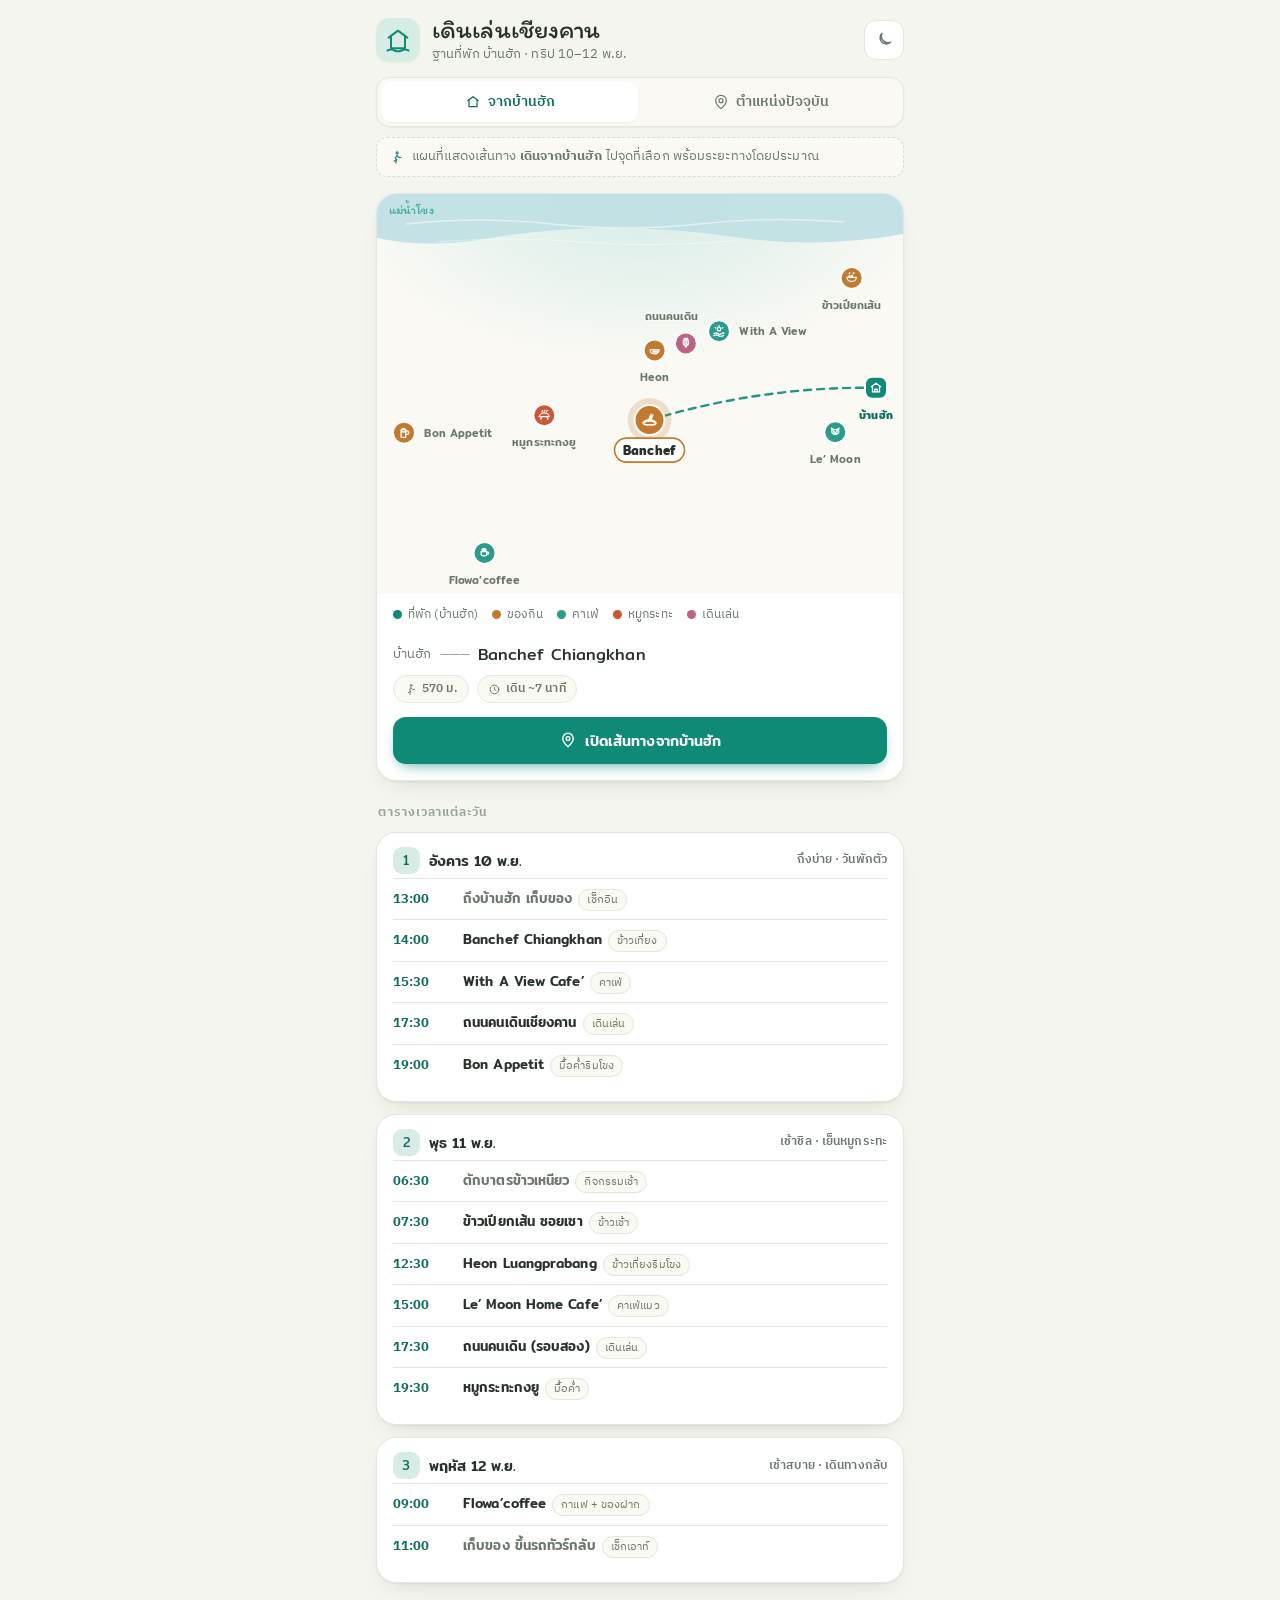
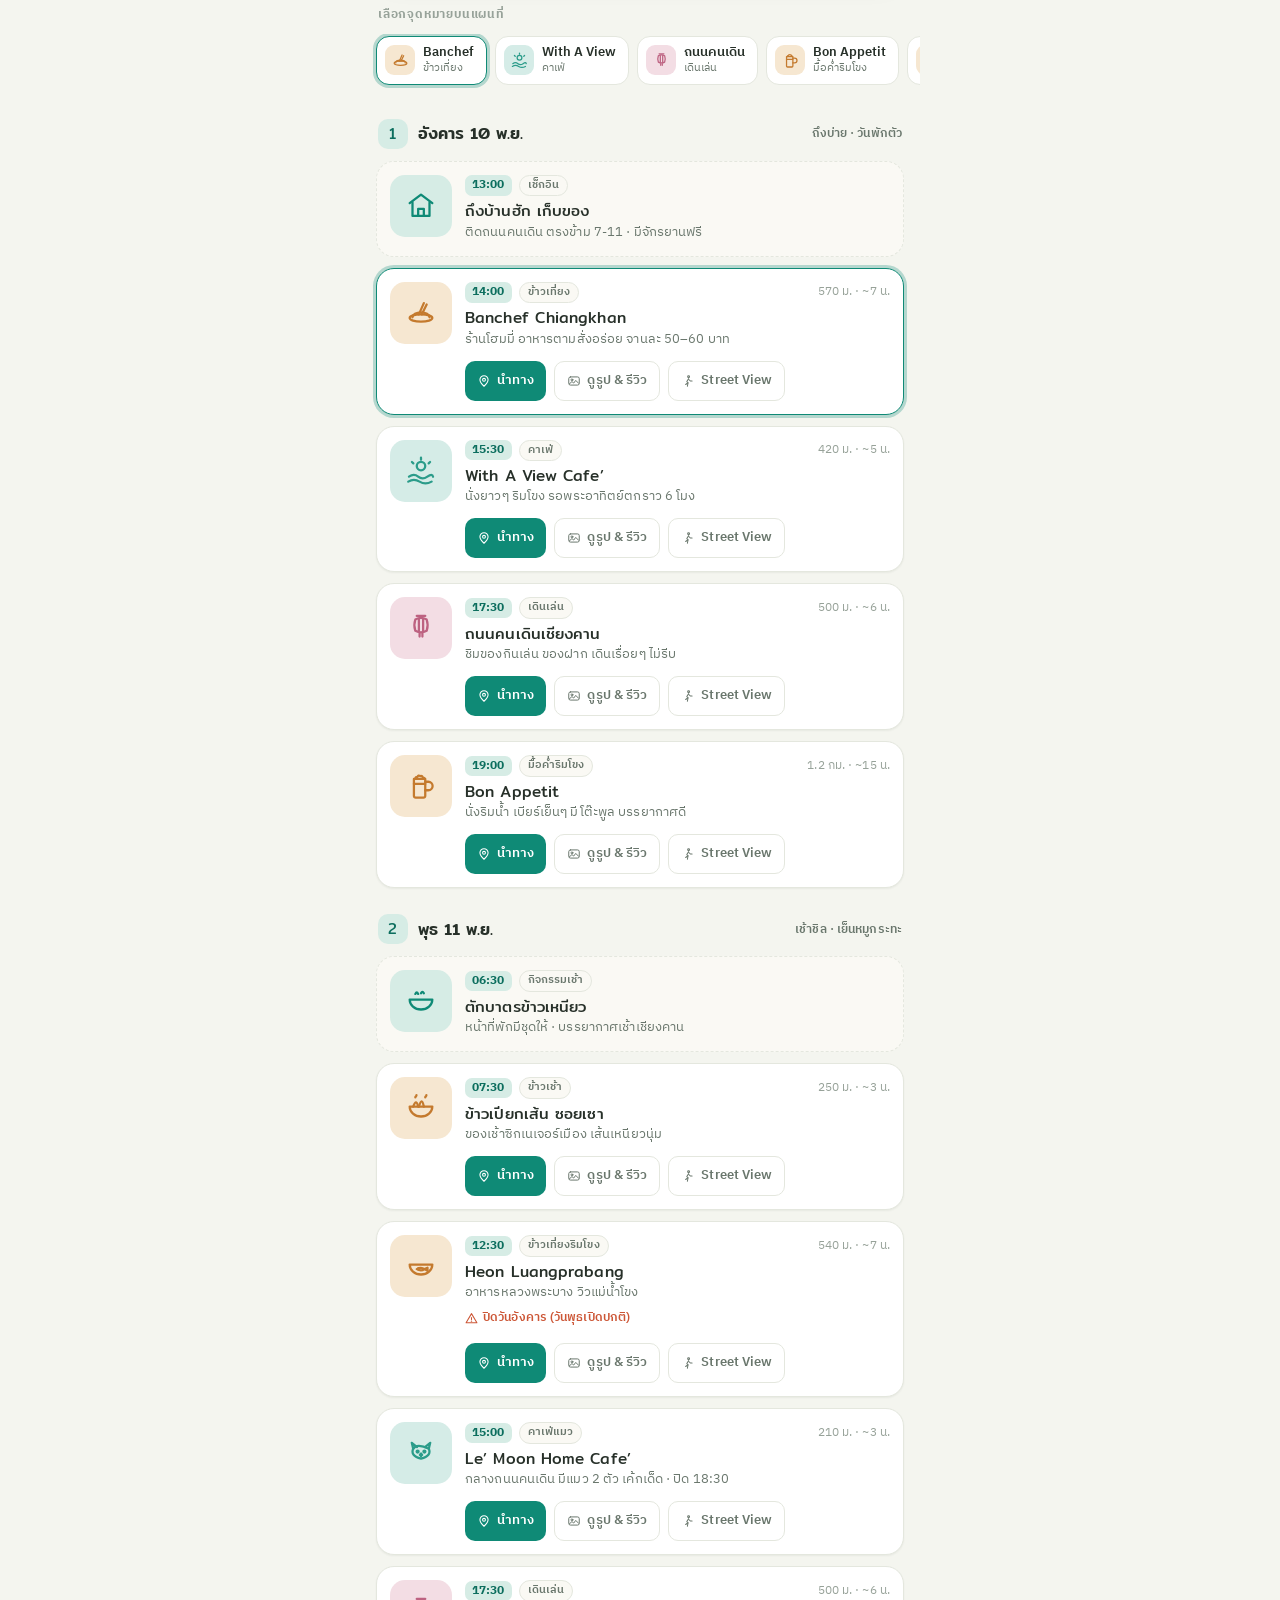
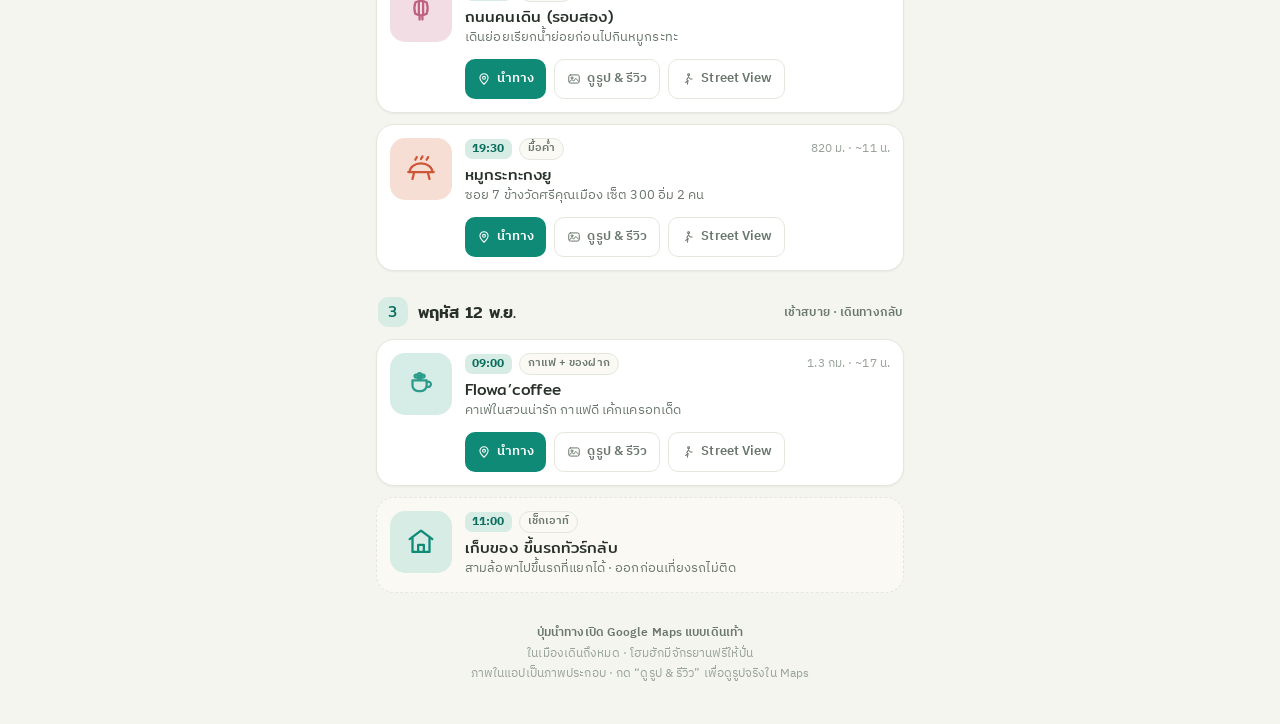
<file: index.html>
<!doctype html>
<html lang="th">
<head>
<meta charset="utf-8">
<meta name="viewport" content="width=device-width,initial-scale=1,viewport-fit=cover">
<title>เดินเล่นเชียงคาน</title>
<link rel="stylesheet" href="https://fonts.googleapis.com/css2?family=Mitr:wght@400;500;600&family=IBM+Plex+Sans+Thai:wght@400;500;600;700&family=Itim&display=swap">
<link rel="stylesheet" href="css/style.css">
</head>
<body>
<div class="wrap">
  <header>
    <div class="brandrow">
      <div class="logo" aria-hidden="true">
        <svg viewBox="0 0 24 24" fill="none" stroke="var(--primary)" stroke-width="1.7" stroke-linecap="round" stroke-linejoin="round">
          <path d="M4 10 L12 4 L20 10"/><path d="M6 9 V19 H18 V9"/>
          <path d="M3 21 Q6 19.5 9 21 T15 21 T21 21"/>
        </svg>
      </div>
      <div class="brand">
        <div class="app">เดินเล่นเชียงคาน</div>
        <div class="sub">ฐานที่พัก บ้านฮัก · ทริป 10–12 พ.ย.</div>
      </div>
      <button class="theme-btn" id="themeBtn" aria-label="สลับธีมสว่าง/มืด"></button>
    </div>
  </header>

  <!-- Only the origin toggle stays pinned while scrolling, so it takes little room on a phone -->
  <div class="modebar">
    <div class="seg" role="group" aria-label="เลือกจุดเริ่มเดินทาง">
      <button id="mHome" aria-pressed="true">
        <svg viewBox="0 0 24 24" fill="none" stroke="currentColor" stroke-width="1.8" stroke-linecap="round" stroke-linejoin="round"><path d="M4 10 L12 4 L20 10"/><path d="M6 9 V19 H18 V9"/></svg>
        จากบ้านฮัก</button>
      <button id="mMe" aria-pressed="false">
        <svg viewBox="0 0 24 24" fill="none" stroke="currentColor" stroke-width="1.8" stroke-linecap="round" stroke-linejoin="round"><circle cx="12" cy="10" r="3"/><path d="M12 2a8 8 0 0 0-8 8c0 5 8 12 8 12s8-7 8-12a8 8 0 0 0-8-8Z"/></svg>
        ตำแหน่งปัจจุบัน</button>
    </div>
  </div>
  <div class="hint" id="modeHint"></div>

  <div class="card mapcard">
    <div class="seg viewtabs" id="viewTabs" role="group" aria-label="เลือกมุมมองแผนที่" hidden>
      <button data-view="sketch" aria-pressed="true">แผนที่ย่อ</button>
      <button data-view="map" aria-pressed="false">แผนที่จริง</button>
      <button data-view="street" aria-pressed="false">Street View</button>
    </div>
    <svg class="mapsvg" id="map" viewBox="0 0 360 250" role="img" aria-label="แผนที่ย่อถนนคนเดินเชียงคาน"></svg>
    <div class="mapframe" id="gframe" hidden></div>
    <div class="legend" id="legend">
      <span class="lg"><i style="background:var(--primary)"></i>ที่พัก (บ้านฮัก)</span>
      <span class="lg"><i style="background:var(--c-food)"></i>ของกิน</span>
      <span class="lg"><i style="background:var(--c-cafe)"></i>คาเฟ่</span>
      <span class="lg"><i style="background:var(--c-mookata)"></i>หมูกระทะ</span>
      <span class="lg"><i style="background:var(--c-walk)"></i>เดินเล่น</span>
    </div>
    <div class="readout">
      <div class="ro-top">
        <span class="ro-from" id="roFrom">บ้านฮัก</span>
        <span class="ro-arrow">———</span>
        <span class="dest" id="roDest">Banchef</span>
      </div>
      <div class="ro-meta" id="roMeta"></div>
      <a class="btn" id="roBtn" target="_blank" rel="noopener"></a>
    </div>
  </div>

  <div class="seclabel">ตารางเวลาแต่ละวัน</div>
  <div class="sched" id="schedule"></div>

  <div class="seclabel">เลือกจุดหมายบนแผนที่</div>
  <div class="destscroll" id="destScroll"></div>

  <div id="days"></div>

  <footer>
    <b>ปุ่มนำทางเปิด Google Maps แบบเดินเท้า</b><br>
    ในเมืองเดินถึงหมด · โฮมฮักมีจักรยานฟรีให้ปั่น<br>
    ภาพในแอปเป็นภาพประกอบ · กด “ดูรูป &amp; รีวิว” เพื่อดูรูปจริงใน Maps
  </footer>
</div>

<script src="js/config.js"></script>
<script src="js/data.js"></script>
<script src="js/icons.js"></script>
<script src="js/app.js"></script>
</body>
</html>
</file>
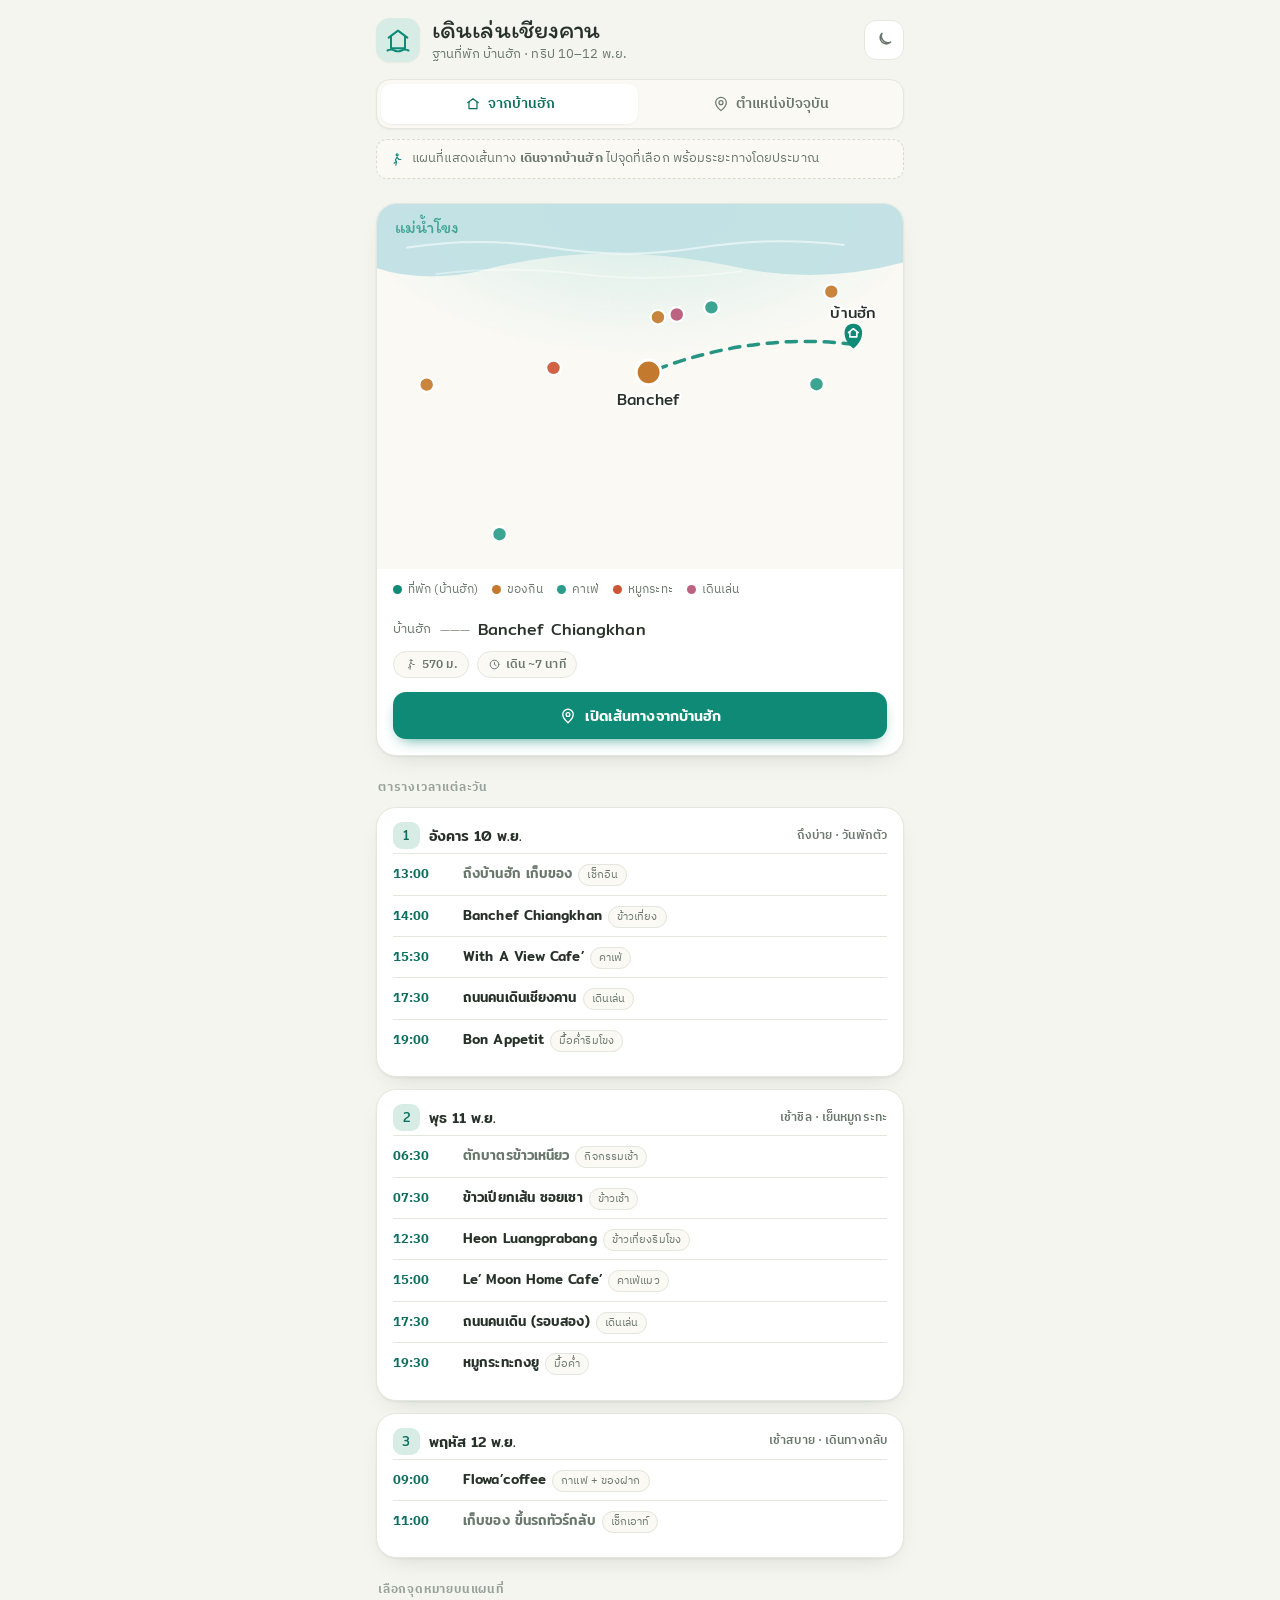
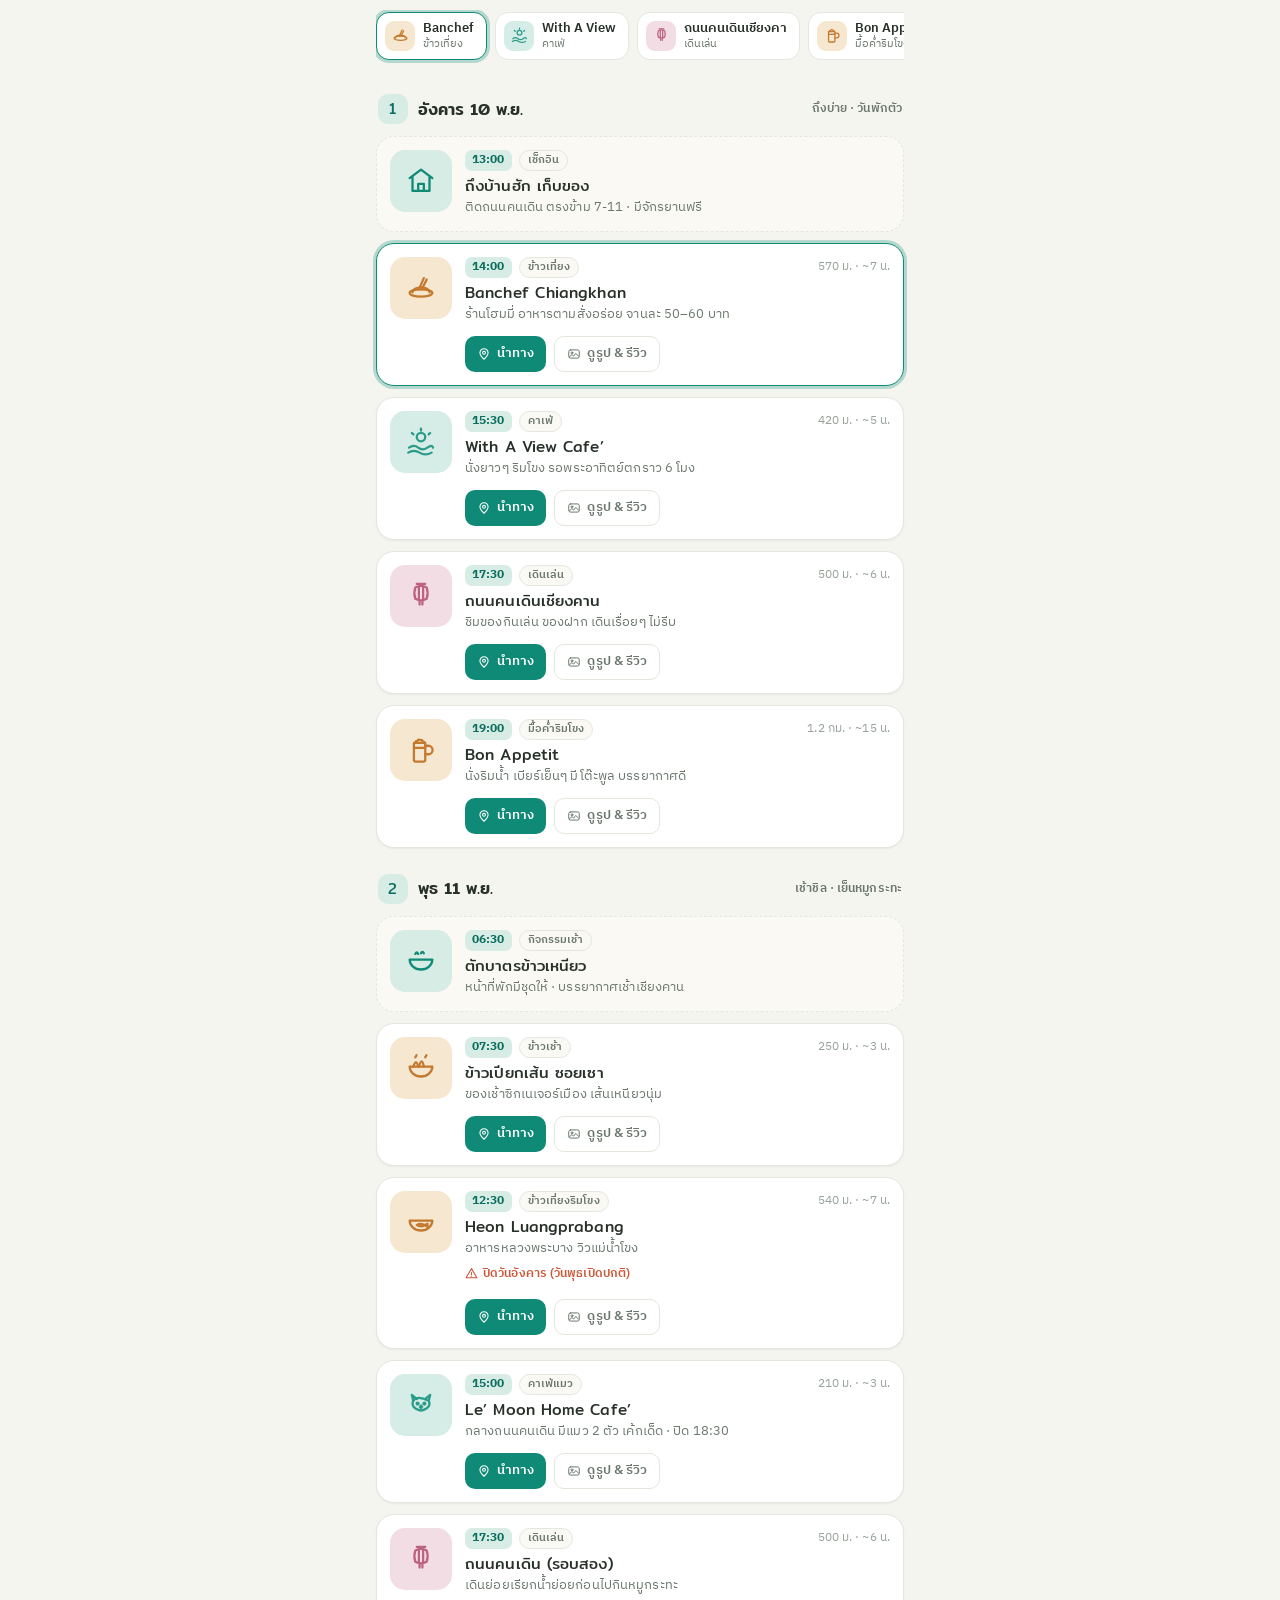
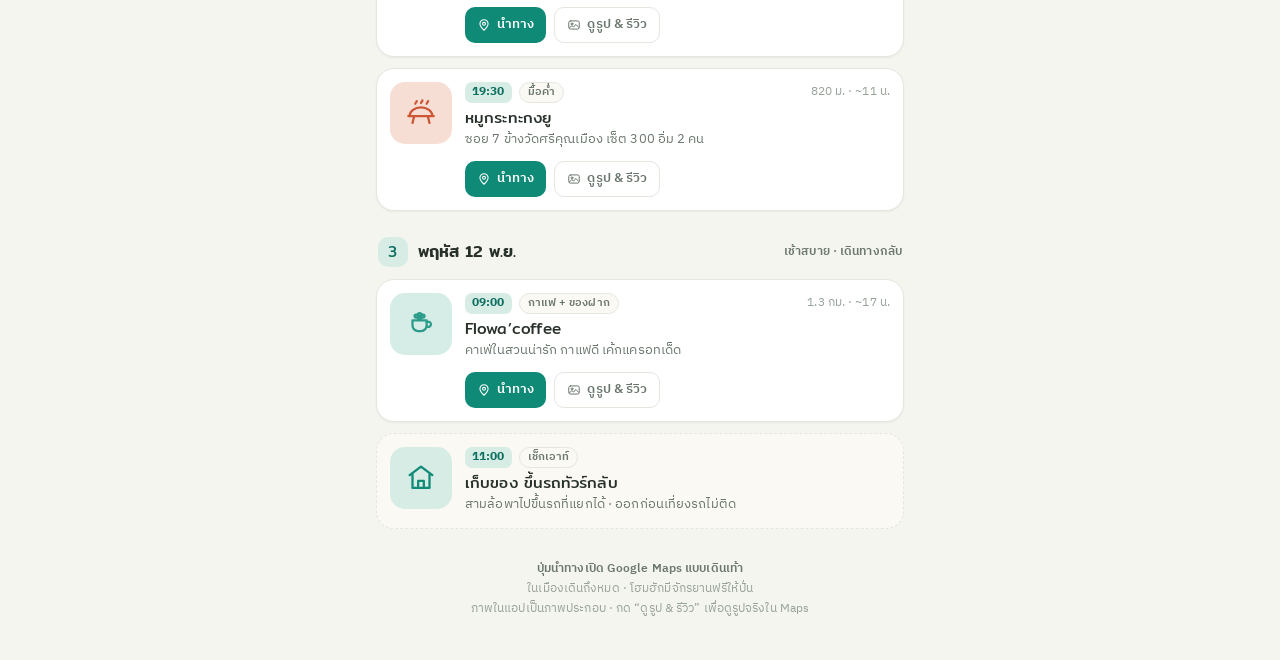
<file: archive/walking.original.html>
<!doctype html><html><head><meta charset=utf8><meta name=viewport content="width=device-width,initial-scale=1,viewport-fit=cover"><style>:root{color-scheme:light;box-sizing:border-box;padding-top:env(safe-area-inset-top,0px);padding-bottom:env(safe-area-inset-bottom,0px)}html{scroll-padding-top:env(safe-area-inset-top,0px)}body{margin:0;padding:0;font:14px -apple-system,BlinkMacSystemFont,sans-serif;background:#fff;color:#000}img{max-width:100%}[hidden]:not([hidden=until-found i]){display:none!important}</style></head><body>
<meta name="claude:viewport-fit-sides" content="cover">
<title>เดินเล่นเชียงคาน</title>
<link rel="stylesheet" href="https://fonts.googleapis.com/css2?family=Mitr:wght@400;500;600&family=IBM+Plex+Sans+Thai:wght@400;500;600;700&family=Itim&display=swap">
<style>
/* Layout: single-column app — sticky header, origin toggle, schematic river-map, destination chips, day-grouped stop cards */
:root{
  --bg:#f4f5ef; --surface:#ffffff; --surface-2:#faf9f4;
  --fg:#273029; --muted:#6a776d; --faint:#97a299;
  --border:#e4e7de; --border-strong:#d7dccf;
  --primary:#0f8a76; --primary-ink:#0c6e5e; --primary-soft:#d6ece5;
  --c-food:#c47a2e; --c-food-soft:#f6e7d1;
  --c-cafe:#2b9c8a; --c-cafe-soft:#d5ece7;
  --c-mookata:#cc5636; --c-mookata-soft:#f7ded4;
  --c-walk:#bd6281; --c-walk-soft:#f3dde4;
  --shadow:0 1px 2px rgba(39,48,41,.05),0 10px 26px -14px rgba(39,48,41,.22);
  --shadow-sm:0 1px 2px rgba(39,48,41,.06);
  --ring:0 0 0 3px rgba(15,138,118,.28);
  --river:#bfe0e4;
  color-scheme:light;
}
@media (prefers-color-scheme:dark){:root:not([data-theme="light"]){
  --bg:#121813; --surface:#1b231d; --surface-2:#202a22;
  --fg:#eaefe7; --muted:#9dab9f; --faint:#7f8d81;
  --border:#2b352d; --border-strong:#36423a;
  --primary:#53c6ab; --primary-ink:#7ad6bf; --primary-soft:#1c342e;
  --c-food:#e0a35a; --c-food-soft:#36291a;
  --c-cafe:#4ec1ac; --c-cafe-soft:#163029;
  --c-mookata:#e67a58; --c-mookata-soft:#38211a;
  --c-walk:#dc8aa5; --c-walk-soft:#331f28;
  --shadow:0 1px 2px rgba(0,0,0,.3),0 14px 30px -16px rgba(0,0,0,.6);
  --shadow-sm:0 1px 2px rgba(0,0,0,.3);
  --ring:0 0 0 3px rgba(83,198,171,.3);
  --river:#1f3b3d;
  color-scheme:dark;
}}
:root[data-theme="dark"]{
  --bg:#121813; --surface:#1b231d; --surface-2:#202a22;
  --fg:#eaefe7; --muted:#9dab9f; --faint:#7f8d81;
  --border:#2b352d; --border-strong:#36423a;
  --primary:#53c6ab; --primary-ink:#7ad6bf; --primary-soft:#1c342e;
  --c-food:#e0a35a; --c-food-soft:#36291a;
  --c-cafe:#4ec1ac; --c-cafe-soft:#163029;
  --c-mookata:#e67a58; --c-mookata-soft:#38211a;
  --c-walk:#dc8aa5; --c-walk-soft:#331f28;
  --shadow:0 1px 2px rgba(0,0,0,.3),0 14px 30px -16px rgba(0,0,0,.6);
  --shadow-sm:0 1px 2px rgba(0,0,0,.3);
  --ring:0 0 0 3px rgba(83,198,171,.3);
  --river:#1f3b3d;
  color-scheme:dark;
}
*{box-sizing:border-box}
body{background:var(--bg);color:var(--fg);
  font-family:"IBM Plex Sans Thai","Noto Sans Thai",system-ui,sans-serif;
  line-height:1.6;-webkit-font-smoothing:antialiased;letter-spacing:.1px}
.wrap{max-width:560px;margin:0 auto;
  padding-left:max(16px,env(safe-area-inset-left,0px));
  padding-right:max(16px,env(safe-area-inset-right,0px));
  padding-block:0 40px}
h1,h2,h3{font-family:"Mitr","IBM Plex Sans Thai",sans-serif;font-weight:500;margin:0;text-wrap:balance;letter-spacing:0}

/* header */
header{position:sticky;top:env(safe-area-inset-top,0px);z-index:20;
  background:linear-gradient(var(--bg) 72%,transparent);
  padding-block:16px 8px;margin-bottom:4px}
body::before{content:"";position:fixed;inset:0 0 auto;height:env(safe-area-inset-top,0px);background:var(--bg);z-index:30}
.brandrow{display:flex;align-items:center;gap:12px}
.logo{width:44px;height:44px;flex:none;border-radius:14px;background:var(--primary-soft);
  display:grid;place-items:center;box-shadow:var(--shadow-sm)}
.logo svg{width:28px;height:28px}
.brand .app{font-family:"Itim",cursive;font-size:25px;line-height:1.1;color:var(--fg)}
.brand .sub{font-size:12.5px;color:var(--muted);margin-top:1px}
.theme-btn{margin-left:auto;width:40px;height:40px;flex:none;border-radius:12px;
  border:1px solid var(--border);background:var(--surface);color:var(--muted);
  display:grid;place-items:center;cursor:pointer;transition:.18s}
.theme-btn:hover{color:var(--fg);border-color:var(--border-strong)}
.theme-btn svg{width:20px;height:20px}

/* segmented origin toggle */
.seg{display:flex;gap:4px;padding:4px;margin-top:14px;border-radius:14px;
  background:var(--surface-2);border:1px solid var(--border);box-shadow:var(--shadow-sm)}
.seg button{flex:1;border:0;background:transparent;cursor:pointer;
  font-family:inherit;font-size:13.5px;font-weight:600;color:var(--muted);
  padding:9px 8px;border-radius:10px;display:flex;align-items:center;justify-content:center;gap:7px;
  transition:.2s}
.seg button svg{width:16px;height:16px}
.seg button[aria-pressed="true"]{background:var(--surface);color:var(--primary-ink);box-shadow:var(--shadow-sm)}
.seg button:focus-visible{outline:none;box-shadow:var(--ring)}

.hint{display:flex;gap:8px;align-items:flex-start;font-size:12.5px;color:var(--muted);
  margin-top:10px;padding:9px 12px;border-radius:11px;background:var(--surface-2);border:1px dashed var(--border-strong)}
.hint svg{width:15px;height:15px;flex:none;margin-top:3px;color:var(--primary)}

/* map card */
.card{background:var(--surface);border:1px solid var(--border);border-radius:20px;box-shadow:var(--shadow)}
.mapcard{margin-top:16px;overflow:hidden}
.mapsvg{display:block;width:100%;height:auto;background:
  radial-gradient(120% 90% at 50% 0%,var(--c-cafe-soft) 0%,transparent 46%),var(--surface-2)}
.legend{display:flex;flex-wrap:wrap;gap:7px 14px;padding:12px 16px 4px}
.lg{display:flex;align-items:center;gap:6px;font-size:11.5px;color:var(--muted)}
.lg i{width:9px;height:9px;border-radius:50%;display:inline-block}

.readout{padding:14px 16px 16px}
.ro-top{display:flex;align-items:center;gap:8px;flex-wrap:wrap}
.ro-top .dest{font-family:"Mitr",sans-serif;font-size:16px;color:var(--fg)}
.ro-arrow{color:var(--faint);font-size:13px}
.ro-from{font-size:12.5px;color:var(--muted)}
.ro-meta{display:flex;gap:8px;margin-top:8px;flex-wrap:wrap}
.chip{font-size:12px;font-weight:600;color:var(--muted);background:var(--surface-2);
  border:1px solid var(--border);border-radius:999px;padding:3px 10px;display:inline-flex;align-items:center;gap:5px}
.chip svg{width:13px;height:13px}
.btn{display:flex;align-items:center;justify-content:center;gap:8px;width:100%;margin-top:14px;
  border:0;cursor:pointer;font-family:"Mitr",sans-serif;font-size:14.5px;font-weight:500;
  color:#fff;background:var(--primary);padding:12px;border-radius:13px;text-decoration:none;
  box-shadow:0 6px 16px -8px var(--primary);transition:.18s}
.btn:hover{background:var(--primary-ink);transform:translateY(-1px)}
.btn:active{transform:translateY(0)}
.btn:focus-visible{outline:none;box-shadow:var(--ring)}
.btn svg{width:18px;height:18px}

/* destination chips */
.seclabel{font-size:12px;font-weight:700;letter-spacing:.8px;text-transform:uppercase;
  color:var(--faint);margin:22px 2px 10px}
.destscroll{display:flex;gap:8px;overflow-x:auto;padding:2px 2px 8px;scroll-snap-type:x proximity;-webkit-overflow-scrolling:touch}
.destscroll::-webkit-scrollbar{height:0}
.dchip{flex:none;scroll-snap-align:start;cursor:pointer;background:var(--surface);
  border:1px solid var(--border);border-radius:13px;padding:8px 12px 8px 8px;
  display:flex;align-items:center;gap:8px;transition:.18s;font-family:inherit}
.dchip:hover{border-color:var(--border-strong)}
.dchip[aria-pressed="true"]{border-color:var(--primary);box-shadow:var(--ring)}
.dchip .mini{width:30px;height:30px;border-radius:9px;display:grid;place-items:center;flex:none}
.dchip .mini svg{width:19px;height:19px}
.dchip .dt{text-align:left;line-height:1.15}
.dchip .dt b{font-size:13px;font-weight:600;color:var(--fg);display:block}
.dchip .dt span{font-size:11px;color:var(--muted)}

/* day groups */
.day{margin-top:26px}
.dayhead{display:flex;align-items:center;gap:10px;margin:0 2px 12px}
.daynum{width:30px;height:30px;flex:none;border-radius:10px;background:var(--primary-soft);
  color:var(--primary-ink);font-family:"Mitr",sans-serif;font-size:15px;display:grid;place-items:center}
.dayhead h2{font-size:16.5px}
.dayhead .dsub{font-size:12px;color:var(--muted);margin-left:auto;font-weight:600}

.stop{display:flex;gap:13px;padding:13px;border-radius:18px;margin-bottom:11px;
  background:var(--surface);border:1px solid var(--border);box-shadow:var(--shadow-sm);
  cursor:pointer;transition:.18s;position:relative}
.stop:hover{border-color:var(--border-strong);transform:translateY(-1px);box-shadow:var(--shadow)}
.stop.sel{border-color:var(--primary);box-shadow:var(--ring)}
.stop.info{cursor:default;background:var(--surface-2);box-shadow:none;border-style:dashed}
.stop.info:hover{transform:none;box-shadow:none;border-color:var(--border-strong)}
.thumb{width:62px;height:62px;flex:none;border-radius:15px;display:grid;place-items:center}
.thumb svg{width:34px;height:34px}
.sbody{flex:1;min-width:0}
.srow1{display:flex;align-items:center;gap:7px;flex-wrap:wrap}
.stime{font-size:11.5px;font-weight:700;color:var(--primary-ink);background:var(--primary-soft);
  border-radius:7px;padding:1px 7px;font-variant-numeric:tabular-nums}
.stag{font-size:11px;font-weight:600;color:var(--muted);background:var(--surface-2);border:1px solid var(--border);border-radius:999px;padding:1px 8px}
.sname{font-family:"Mitr",sans-serif;font-size:15.5px;color:var(--fg);margin-top:5px;line-height:1.25}
.sblurb{font-size:12.5px;color:var(--muted);margin-top:2px}
.swarn{display:inline-flex;align-items:center;gap:5px;font-size:11.5px;color:var(--c-mookata);margin-top:6px;font-weight:600}
.swarn svg{width:13px;height:13px;flex:none}
.sactions{display:flex;gap:8px;margin-top:11px;flex-wrap:wrap}
.sbtn{display:inline-flex;align-items:center;gap:6px;text-decoration:none;cursor:pointer;
  font-family:inherit;font-size:12.5px;font-weight:600;padding:7px 12px;border-radius:10px;transition:.16s}
.sbtn.go{color:#fff;background:var(--primary)}
.sbtn.go:hover{background:var(--primary-ink)}
.sbtn.ghost{color:var(--muted);background:transparent;border:1px solid var(--border)}
.sbtn.ghost:hover{color:var(--fg);border-color:var(--border-strong)}
.sbtn svg{width:14px;height:14px}
.sdist{margin-left:auto;align-self:center;font-size:11.5px;color:var(--faint);font-variant-numeric:tabular-nums;white-space:nowrap}

/* schedule table */
.sched{margin-top:2px}
.schedcard{padding:14px 16px 16px;margin-bottom:12px}
.schead{display:flex;align-items:center;gap:9px;margin-bottom:4px}
.schead .daynum{width:27px;height:27px;border-radius:9px;font-size:13px}
.schead h3{font-size:14.5px}
.schead .sc-sub{font-size:11.5px;color:var(--muted);margin-left:auto;font-weight:600}
.srw{display:grid;grid-template-columns:58px 1fr;gap:12px;align-items:baseline;
  padding:9px 0;border-top:1px solid var(--border)}
.srw .t{font-size:12.5px;font-weight:700;color:var(--primary-ink);font-variant-numeric:tabular-nums}
.srw .a b{font-family:"Mitr",sans-serif;font-weight:500;font-size:13.5px;color:var(--fg)}
.srw .a .tg{font-size:11px;color:var(--muted);background:var(--surface-2);
  border:1px solid var(--border);border-radius:999px;padding:1px 8px;margin-left:6px;white-space:nowrap}
.srw.is-info .a b{color:var(--muted)}
footer{margin-top:30px;text-align:center;font-size:12px;color:var(--faint);line-height:1.7}
footer b{color:var(--muted);font-weight:600}

@keyframes dash{to{stroke-dashoffset:-22}}
@keyframes pop{0%{transform:scale(.6)}60%{transform:scale(1.15)}100%{transform:scale(1)}}
.routeline{stroke-dasharray:7 6;animation:dash 1.1s linear infinite}
.pin-sel{animation:pop .35s ease}
@media (prefers-reduced-motion:reduce){*{animation:none!important;transition:none!important}}
</style>

<div class="wrap">
  <header>
    <div class="brandrow">
      <div class="logo" aria-hidden="true">
        <svg viewBox="0 0 24 24" fill="none" stroke="var(--primary)" stroke-width="1.7" stroke-linecap="round" stroke-linejoin="round">
          <path d="M4 10 L12 4 L20 10"/><path d="M6 9 V19 H18 V9"/>
          <path d="M3 21 Q6 19.5 9 21 T15 21 T21 21"/>
        </svg>
      </div>
      <div class="brand">
        <div class="app">เดินเล่นเชียงคาน</div>
        <div class="sub">ฐานที่พัก บ้านฮัก · ทริป 10–12 พ.ย.</div>
      </div>
      <button class="theme-btn" id="themeBtn" aria-label="สลับธีมสว่าง/มืด"></button>
    </div>

    <div class="seg" role="group" aria-label="เลือกจุดเริ่มเดินทาง">
      <button id="mHome" aria-pressed="true">
        <svg viewBox="0 0 24 24" fill="none" stroke="currentColor" stroke-width="1.8" stroke-linecap="round" stroke-linejoin="round"><path d="M4 10 L12 4 L20 10"/><path d="M6 9 V19 H18 V9"/></svg>
        จากบ้านฮัก</button>
      <button id="mMe" aria-pressed="false">
        <svg viewBox="0 0 24 24" fill="none" stroke="currentColor" stroke-width="1.8" stroke-linecap="round" stroke-linejoin="round"><circle cx="12" cy="10" r="3"/><path d="M12 2a8 8 0 0 0-8 8c0 5 8 12 8 12s8-7 8-12a8 8 0 0 0-8-8Z"/></svg>
        ตำแหน่งปัจจุบัน</button>
    </div>
    <div class="hint" id="modeHint"></div>
  </header>

  <div class="card mapcard">
    <svg class="mapsvg" id="map" viewBox="0 0 360 250" role="img" aria-label="แผนที่ย่อถนนคนเดินเชียงคาน"></svg>
    <div class="legend">
      <span class="lg"><i style="background:var(--primary)"></i>ที่พัก (บ้านฮัก)</span>
      <span class="lg"><i style="background:var(--c-food)"></i>ของกิน</span>
      <span class="lg"><i style="background:var(--c-cafe)"></i>คาเฟ่</span>
      <span class="lg"><i style="background:var(--c-mookata)"></i>หมูกระทะ</span>
      <span class="lg"><i style="background:var(--c-walk)"></i>เดินเล่น</span>
    </div>
    <div class="readout">
      <div class="ro-top">
        <span class="ro-from" id="roFrom">บ้านฮัก</span>
        <span class="ro-arrow">———</span>
        <span class="dest" id="roDest">Banchef</span>
      </div>
      <div class="ro-meta" id="roMeta"></div>
      <a class="btn" id="roBtn" target="_blank" rel="noopener"></a>
    </div>
  </div>

  <div class="seclabel">ตารางเวลาแต่ละวัน</div>
  <div class="sched" id="schedule"></div>

  <div class="seclabel">เลือกจุดหมายบนแผนที่</div>
  <div class="destscroll" id="destScroll"></div>

  <div id="days"></div>

  <footer>
    <b>ปุ่มนำทางเปิด Google Maps แบบเดินเท้า</b><br>
    ในเมืองเดินถึงหมด · โฮมฮักมีจักรยานฟรีให้ปั่น<br>
    ภาพในแอปเป็นภาพประกอบ · กด “ดูรูป &amp; รีวิว” เพื่อดูรูปจริงใน Maps
  </footer>
</div>

<script>
const HOME={name:"บ้านฮัก (โฮมฮัก)",lat:17.8947324,lng:101.6605104,pid:"ChIJhxX1XKzHJjERMvF25QJXr1Q"};

const ICON={
  home:'<path d="M4 10 L12 4 L20 10"/><path d="M6 9.5 V19 H18 V9.5"/><path d="M10 19 V14 H14 V19"/>',
  plate:'<ellipse cx="12" cy="15.5" rx="8" ry="2.6"/><path d="M6 15 A6 3.4 0 0 1 18 15"/><path d="M14 5 L10.5 13"/><path d="M16 6 L12.5 13"/>',
  noodle:'<path d="M4 11 H20 A8 7 0 0 1 4 11Z"/><path d="M6.5 11 C8 7 9 7 10 11"/><path d="M10.5 11 C12 6 13 6 14 11"/><path d="M8 4.5 C8 3.8 8.8 3.8 8.8 3"/><path d="M15 4.5 C15 3.8 15.8 3.8 15.8 3"/>',
  grill:'<path d="M4 14 A8 6 0 0 1 20 14"/><line x1="3" y1="14.2" x2="21" y2="14.2"/><path d="M8 5.5 C8 4.6 9 4.6 9 3.6"/><path d="M12 5 C12 4.1 13 4.1 13 3.1"/><path d="M16 5.5 C16 4.6 17 4.6 17 3.6"/><line x1="7" y1="15" x2="6" y2="19"/><line x1="17" y1="15" x2="18" y2="19"/>',
  beer:'<path d="M7 7 H15 V19 A1.2 1.2 0 0 1 13.8 20.2 H8.2 A1.2 1.2 0 0 1 7 19Z"/><path d="M15 9 H17.2 A2.3 2.3 0 0 1 17.2 15 H15"/><line x1="7" y1="10.5" x2="15" y2="10.5"/><path d="M8 7 Q8 5.4 9.5 5.6 Q10 4 11.5 5 Q13.2 4.6 13.2 6.2 Q14.6 6 14.5 7"/>',
  view:'<circle cx="12" cy="8.5" r="3"/><line x1="12" y1="2.6" x2="12" y2="4"/><line x1="5.6" y1="5.6" x2="6.6" y2="6.6"/><line x1="18.4" y1="5.6" x2="17.4" y2="6.6"/><path d="M3.5 16 Q7 13.5 10 16 T16.5 16 T20.5 16"/><path d="M3 19.5 Q7 17 11 19.5 T19.5 19.5"/>',
  lantern:'<line x1="9" y1="3.5" x2="15" y2="3.5"/><path d="M8 6 Q12 3.8 16 6 Q17.4 10 16 14 Q12 16.2 8 14 Q6.6 10 8 6Z"/><line x1="10.5" y1="6" x2="10.5" y2="14"/><line x1="13.5" y1="6" x2="13.5" y2="14"/><line x1="11" y1="16" x2="11" y2="18"/><line x1="13" y1="16" x2="13" y2="18"/>',
  fish:'<path d="M4 11 H20 A8 7 0 0 1 4 11Z"/><path d="M9 14.2 Q12 12.4 14.5 14.2 Q12 16 9 14.2Z"/><path d="M14.5 14.2 L16.6 13.2 V15.4Z"/><circle cx="10.4" cy="14" r=".5"/>',
  cat:'<path d="M6.5 9 L5.5 4.8 L9.2 7.8"/><path d="M17.5 9 L18.5 4.8 L14.8 7.8"/><path d="M6.5 9 Q4.3 14 12 16 Q19.7 14 17.5 9 Q13.5 7 10.5 7 Q8 7 6.5 9Z"/><circle cx="9.6" cy="11" r=".7" fill="currentColor"/><circle cx="14.4" cy="11" r=".7" fill="currentColor"/><path d="M12 12.4 L11.2 13.4 H12.8Z" fill="currentColor"/><path d="M12 13.4 V14.4"/>',
  flower:'<path d="M6 9.5 H16 V13 A4 4 0 0 1 12 17 H10 A4 4 0 0 1 6 13Z"/><path d="M16 10.5 H18 A2 2 0 0 1 18 14 H16"/><circle cx="11" cy="5.6" r="1.3"/><circle cx="8.6" cy="6.4" r="1.1"/><circle cx="13.4" cy="6.4" r="1.1"/><circle cx="11" cy="7.8" r="1.1"/><circle cx="11" cy="6.6" r=".7" fill="currentColor"/>',
  cup:'<path d="M6 8.5 H16 V13 A4 4 0 0 1 12 17 H10 A4 4 0 0 1 6 13Z"/><path d="M16 9.5 H18 A2 2 0 0 1 18 13 H16"/><path d="M9 3.4 C9 4.4 8 4.4 9 5.8"/><path d="M12 3.4 C12 4.4 11 4.4 12 5.8"/>',
  bowl:'<path d="M4 11 H20 A8 7 0 0 1 4 11Z"/><path d="M8 7 Q9 5 10 7"/><path d="M12 6.5 Q13 4.5 14 6.5"/>'
};
const CAT={food:{c:'var(--c-food)',s:'var(--c-food-soft)'},cafe:{c:'var(--c-cafe)',s:'var(--c-cafe-soft)'},
  mookata:{c:'var(--c-mookata)',s:'var(--c-mookata-soft)'},walk:{c:'var(--c-walk)',s:'var(--c-walk-soft)'},
  home:{c:'var(--primary)',s:'var(--primary-soft)'}};

function ic(kind,stroke){return '<svg viewBox="0 0 24 24" fill="none" stroke="'+stroke+'" stroke-width="1.6" stroke-linecap="round" stroke-linejoin="round">'+ICON[kind]+'</svg>';}

const DAYS=[
 {n:1,label:"อังคาร 10 พ.ย.",sub:"ถึงบ่าย · วันพักตัว",stops:[
   {key:"home",info:true,time:"13:00",tag:"เช็กอิน",kind:"home",cat:"home",name:"ถึงบ้านฮัก เก็บของ",blurb:"ติดถนนคนเดิน ตรงข้าม 7-11 · มีจักรยานฟรี"},
   {key:"banchef",time:"14:00",tag:"ข้าวเที่ยง",kind:"plate",cat:"food",name:"Banchef Chiangkhan",blurb:"ร้านโฮมมี่ อาหารตามสั่งอร่อย จานละ 50–60 บาท",lat:17.8935838,lng:101.655265,pid:"ChIJcVRo_JfHJjERWQ9uEEwQOw0"},
   {key:"withaview",time:"15:30",tag:"คาเฟ่",kind:"view",cat:"cafe",name:"With A View Cafe’",blurb:"นั่งยาวๆ ริมโขง รอพระอาทิตย์ตกราว 6 โมง",lat:17.8962355,lng:101.6568744,pid:"ChIJYSIiTADHJjERXMhBgdKsl3Q"},
   {key:"walk1",time:"17:30",tag:"เดินเล่น",kind:"lantern",cat:"walk",name:"ถนนคนเดินเชียงคาน",blurb:"ชิมของกินเล่น ของฝาก เดินเรื่อยๆ ไม่รีบ",lat:17.8959457,lng:101.6559866,pid:"ChIJO8G4Pl3HJjERnuZj46TUJqE"},
   {key:"bon",time:"19:00",tag:"มื้อค่ำริมโขง",kind:"beer",cat:"food",name:"Bon Appetit",blurb:"นั่งริมน้ำ เบียร์เย็นๆ มีโต๊ะพูล บรรยากาศดี",lat:17.8930836,lng:101.6495786,pid:"ChIJaXi90AnHJjERpu5NOZifIjQ"}
 ]},
 {n:2,label:"พุธ 11 พ.ย.",sub:"เช้าชิล · เย็นหมูกระทะ",stops:[
   {key:"alms",info:true,time:"06:30",tag:"กิจกรรมเช้า",kind:"bowl",cat:"home",name:"ตักบาตรข้าวเหนียว",blurb:"หน้าที่พักมีชุดให้ · บรรยากาศเช้าเชียงคาน"},
   {key:"soisao",time:"07:30",tag:"ข้าวเช้า",kind:"noodle",cat:"food",name:"ข้าวเปียกเส้น ซอยเซา",blurb:"ของเช้าซิกเนเจอร์เมือง เส้นเหนียวนุ่ม",lat:17.8968768,lng:101.6599468,pid:"ChIJbd2-Xi3GJjERHn7MnNv8Mm0"},
   {key:"heon",time:"12:30",tag:"ข้าวเที่ยงริมโขง",kind:"fish",cat:"food",name:"Heon Luangprabang",blurb:"อาหารหลวงพระบาง วิวแม่น้ำโขง",warn:"ปิดวันอังคาร (วันพุธเปิดปกติ)",lat:17.8958351,lng:101.6555037,pid:"ChIJ98K_kC3GJjER_HPn_xD3Gho"},
   {key:"lemoon",time:"15:00",tag:"คาเฟ่แมว",kind:"cat",cat:"cafe",name:"Le’ Moon Home Cafe’",blurb:"กลางถนนคนเดิน มีแมว 2 ตัว เค้กเด็ด · ปิด 18:30",lat:17.8931017,lng:101.6595673,pid:"ChIJR4NBEnLHJjERNKU--PS-0mM"},
   {key:"walk2",time:"17:30",tag:"เดินเล่น",kind:"lantern",cat:"walk",name:"ถนนคนเดิน (รอบสอง)",blurb:"เดินย่อยเรียกน้ำย่อยก่อนไปกินหมูกระทะ",lat:17.8959457,lng:101.6559866,pid:"ChIJO8G4Pl3HJjERnuZj46TUJqE"},
   {key:"kongyoo",time:"19:30",tag:"มื้อค่ำ",kind:"grill",cat:"mookata",name:"หมูกระทะกงยู",blurb:"ซอย 7 ข้างวัดศรีคุณเมือง เซ็ต 300 อิ่ม 2 คน",lat:17.8937681,lng:101.6528282,pid:"ChIJvQJmdi3GJjERwpqJg-YmIxc"}
 ]},
 {n:3,label:"พฤหัส 12 พ.ย.",sub:"เช้าสบาย · เดินทางกลับ",stops:[
   {key:"flowa",time:"09:00",tag:"กาแฟ + ของฝาก",kind:"flower",cat:"cafe",name:"Flowa’coffee",blurb:"คาเฟ่ในสวนน่ารัก กาแฟดี เค้กแครอทเด็ด",lat:17.8869813,lng:101.6514446,pid:"ChIJVyMhAjjHJjERUKGukaqwo0A"},
   {key:"out",info:true,time:"11:00",tag:"เช็กเอาท์",kind:"home",cat:"home",name:"เก็บของ ขึ้นรถทัวร์กลับ",blurb:"สามล้อพาไปขึ้นรถที่แยกได้ · ออกก่อนเที่ยงรถไม่ติด"}
 ]}
];

const STOPS=[];DAYS.forEach(d=>d.stops.forEach(s=>{if(!s.info)STOPS.push(s);}));

/* geometry */
function hav(a,b){const R=6371000,t=x=>x*Math.PI/180;
  const dla=t(b.lat-a.lat),dlo=t(b.lng-a.lng);
  const x=Math.sin(dla/2)**2+Math.cos(t(a.lat))*Math.cos(t(b.lat))*Math.sin(dlo/2)**2;
  return 2*R*Math.asin(Math.sqrt(x));}
function distTxt(m){return m<1000?Math.round(m/10)*10+" ม.":(m/1000).toFixed(1)+" กม.";}
function walkMin(m){return Math.max(1,Math.round(m/78));}

/* projection for schematic map */
const pts=[HOME,...STOPS];
let la=pts.map(p=>p.lat),lo=pts.map(p=>p.lng);
const minLa=Math.min(...la),maxLa=Math.max(...la),minLo=Math.min(...lo),maxLo=Math.max(...lo);
const PADX=34,TOP=60,BOT=226;
function proj(p){
  const x=PADX+(p.lng-minLo)/(maxLo-minLo)*(360-2*PADX);
  const y=TOP+(maxLa-p.lat)/(maxLa-minLa)*(BOT-TOP);
  return {x,y};
}
STOPS.forEach(s=>{const q=proj(s);s.x=q.x;s.y=q.y;s.d=hav(HOME,s);});
const H=proj(HOME);

let mode="home";          // home | me
let selKey=STOPS[0].key;   // default Banchef
const byKey=k=>STOPS.find(s=>s.key===k);

/* URLs */
function dirUrl(s){const b="https://www.google.com/maps/dir/?api=1";
  const dest="&destination="+s.lat+","+s.lng+(s.pid?"&destination_place_id="+s.pid:"");
  const org=mode==="home"?"&origin="+HOME.lat+","+HOME.lng:"";
  return b+org+dest+"&travelmode=walking";}
function placeUrl(s){return "https://www.google.com/maps/search/?api=1&query="+s.lat+","+s.lng+(s.pid?"&query_place_id="+s.pid:"");}

/* icons for small ui */
const SVG_GO='<svg viewBox="0 0 24 24" fill="none" stroke="currentColor" stroke-width="1.8" stroke-linecap="round" stroke-linejoin="round"><path d="M12 21s7-6.3 7-11a7 7 0 1 0-14 0c0 4.7 7 11 7 11Z"/><circle cx="12" cy="10" r="2.5"/></svg>';
const SVG_PHOTO='<svg viewBox="0 0 24 24" fill="none" stroke="currentColor" stroke-width="1.7" stroke-linecap="round" stroke-linejoin="round"><rect x="3" y="5" width="18" height="14" rx="3"/><circle cx="8.5" cy="10" r="1.6"/><path d="M4 17l4.5-4 3 2.5L15 11l5 5"/></svg>';
const SVG_WALK='<svg viewBox="0 0 24 24" fill="none" stroke="currentColor" stroke-width="1.8" stroke-linecap="round" stroke-linejoin="round"><circle cx="13" cy="4.5" r="1.6"/><path d="M13 8 L10 13 L12 15 L11 21"/><path d="M13 9 L16 12 L19 12"/><path d="M12 15 L8 18"/></svg>';
const SVG_CLOCK='<svg viewBox="0 0 24 24" fill="none" stroke="currentColor" stroke-width="1.8" stroke-linecap="round" stroke-linejoin="round"><circle cx="12" cy="12" r="8"/><path d="M12 8v4l3 2"/></svg>';
const SVG_WARN='<svg viewBox="0 0 24 24" fill="none" stroke="currentColor" stroke-width="1.9" stroke-linecap="round" stroke-linejoin="round"><path d="M12 3 L22 20 H2Z"/><line x1="12" y1="10" x2="12" y2="14"/><circle cx="12" cy="17.2" r=".4" fill="currentColor"/></svg>';

/* MAP render */
function renderMap(){
  const m=document.getElementById('map');
  const sel=byKey(selKey);
  let s='';
  // river band (north / top)
  s+='<path d="M0 0 H360 V40 Q300 56 240 42 Q150 24 70 46 Q30 54 0 44 Z" fill="var(--river)" opacity=".9"/>';
  s+='<path d="M20 30 Q70 22 120 30 T220 30 T320 28" stroke="var(--surface)" stroke-width="1.4" fill="none" opacity=".55"/>';
  s+='<path d="M40 48 Q90 42 140 48 T250 46" stroke="var(--surface)" stroke-width="1.2" fill="none" opacity=".4"/>';
  s+='<text x="12" y="20" font-family="Itim,cursive" font-size="12" fill="var(--c-cafe)" opacity=".85">แม่น้ำโขง</text>';
  // route (home mode only)
  if(mode==="home"){
    const mx=(H.x+sel.x)/2, my=(H.y+sel.y)/2-18;
    s+='<path d="M'+H.x+' '+H.y+' Q'+mx+' '+my+' '+sel.x+' '+sel.y+'" fill="none" stroke="var(--primary)" stroke-width="2.4" stroke-linecap="round" class="routeline" opacity=".9"/>';
  }
  // stop pins
  STOPS.forEach(st=>{
    const on=st.key===selKey;const col=CAT[st.cat].c;
    s+='<g style="cursor:pointer" data-k="'+st.key+'">';
    s+='<circle cx="'+st.x+'" cy="'+st.y+'" r="13" fill="transparent"/>';
    if(on){s+='<circle cx="'+st.x+'" cy="'+st.y+'" r="8.5" fill="'+col+'" class="pin-sel"/><circle cx="'+st.x+'" cy="'+st.y+'" r="8.5" fill="none" stroke="var(--surface)" stroke-width="2"/>';}
    else{s+='<circle cx="'+st.x+'" cy="'+st.y+'" r="5" fill="'+col+'" opacity=".92"/><circle cx="'+st.x+'" cy="'+st.y+'" r="5" fill="none" stroke="var(--surface)" stroke-width="1.5"/>';}
    s+='</g>';
  });
  // home marker
  s+='<g><path d="M'+H.x+' '+(H.y-14)+' C'+(H.x-8)+' '+(H.y-14)+' '+(H.x-8)+' '+(H.y-3)+' '+H.x+' '+(H.y+3)+' C'+(H.x+8)+' '+(H.y-3)+' '+(H.x+8)+' '+(H.y-14)+' '+H.x+' '+(H.y-14)+'Z" fill="var(--primary)"/>';
  s+='<path d="M'+(H.x-3.3)+' '+(H.y-8)+' L'+H.x+' '+(H.y-10.6)+' L'+(H.x+3.3)+' '+(H.y-8)+' M'+(H.x-2.4)+' '+(H.y-8.4)+' V'+(H.y-5)+' H'+(H.x+2.4)+' V'+(H.y-8.4)+'" stroke="#fff" stroke-width="1.1" fill="none" stroke-linecap="round" stroke-linejoin="round"/></g>';
  // labels: home + selected
  function label(p,txt,dy,anchor){
    const a=anchor||'middle';let tx=p.x;
    if(a==='start')tx=p.x+11;if(a==='end')tx=p.x-11;
    return '<text x="'+tx+'" y="'+(p.y+dy)+'" text-anchor="'+a+'" font-family="Mitr,sans-serif" font-size="10.5" fill="var(--fg)" paint-order="stroke" stroke="var(--surface)" stroke-width="3" stroke-linejoin="round">'+txt+'</text>';}
  s+=label(H,'บ้านฮัก',-18);
  const anc=sel.x>300?'end':(sel.x<60?'start':'middle');
  s+=label(sel,shortName(sel),22,anc);
  m.innerHTML=s;
  m.querySelectorAll('g[data-k]').forEach(g=>g.addEventListener('click',()=>{selKey=g.getAttribute('data-k');renderAll();}));
}
function shortName(s){return s.name.replace("Chiangkhan","").replace(" Cafe’","").replace("’","’").trim().slice(0,16);}

/* readout */
function renderReadout(){
  const sel=byKey(selKey);
  document.getElementById('roDest').textContent=sel.name;
  document.getElementById('roFrom').textContent=mode==="home"?"บ้านฮัก":"ตำแหน่งปัจจุบัน";
  const meta=document.getElementById('roMeta');
  if(mode==="home"){
    meta.innerHTML='<span class="chip">'+SVG_WALK+distTxt(sel.d)+'</span><span class="chip">'+SVG_CLOCK+'เดิน ~'+walkMin(sel.d)+' นาที</span>';
  }else{
    meta.innerHTML='<span class="chip">'+SVG_GO+'ใช้ GPS ของเครื่องคุณ</span>';
  }
  const b=document.getElementById('roBtn');
  b.href=dirUrl(sel);
  b.innerHTML=SVG_GO+(mode==="home"?'เปิดเส้นทางจากบ้านฮัก':'นำทางจากตำแหน่งปัจจุบัน');
}

/* dest chips */
function renderChips(){
  const el=document.getElementById('destScroll');
  el.innerHTML=STOPS.map(s=>{const col=CAT[s.cat];
    return '<button class="dchip" data-k="'+s.key+'" aria-pressed="'+(s.key===selKey)+'">'+
      '<span class="mini" style="background:'+col.s+';color:'+col.c+'">'+ic(s.kind,col.c)+'</span>'+
      '<span class="dt"><b>'+shortName(s)+'</b><span>'+s.tag+'</span></span></button>';}).join('');
  el.querySelectorAll('.dchip').forEach(c=>c.addEventListener('click',()=>{selKey=c.getAttribute('data-k');renderAll();
    c.scrollIntoView({inline:'center',block:'nearest',behavior:'smooth'});}));
}

/* day cards */
function renderDays(){
  const root=document.getElementById('days');
  root.innerHTML=DAYS.map(d=>{
    const cards=d.stops.map(s=>{
      const col=CAT[s.cat];
      if(s.info){
        return '<div class="stop info"><div class="thumb" style="background:'+col.s+';color:'+col.c+'">'+ic(s.kind,col.c)+'</div>'+
          '<div class="sbody"><div class="srow1"><span class="stime">'+s.time+'</span><span class="stag">'+s.tag+'</span></div>'+
          '<div class="sname">'+s.name+'</div><div class="sblurb">'+s.blurb+'</div></div></div>';
      }
      const warn=s.warn?'<div class="swarn">'+SVG_WARN+s.warn+'</div>':'';
      return '<div class="stop'+(s.key===selKey?' sel':'')+'" data-k="'+s.key+'">'+
        '<div class="thumb" style="background:'+col.s+';color:'+col.c+'">'+ic(s.kind,col.c)+'</div>'+
        '<div class="sbody"><div class="srow1"><span class="stime">'+s.time+'</span><span class="stag">'+s.tag+'</span>'+
          '<span class="sdist" data-dist="'+s.key+'"></span></div>'+
        '<div class="sname">'+s.name+'</div><div class="sblurb">'+s.blurb+'</div>'+warn+
        '<div class="sactions">'+
          '<a class="sbtn go" data-go="'+s.key+'" target="_blank" rel="noopener">'+SVG_GO+'นำทาง</a>'+
          '<a class="sbtn ghost" href="'+placeUrl(s)+'" target="_blank" rel="noopener">'+SVG_PHOTO+'ดูรูป & รีวิว</a>'+
        '</div></div></div>';
    }).join('');
    return '<div class="day"><div class="dayhead"><span class="daynum">'+d.n+'</span>'+
      '<h2>'+d.label+'</h2><span class="dsub">'+d.sub+'</span></div>'+cards+'</div>';
  }).join('');
  // wire
  root.querySelectorAll('.stop[data-k]').forEach(c=>c.addEventListener('click',e=>{
    if(e.target.closest('a'))return;
    selKey=c.getAttribute('data-k');renderAll();
    document.getElementById('map').scrollIntoView({block:'center',behavior:'smooth'});
  }));
  updateDayDynamic();
}
function updateDayDynamic(){
  document.querySelectorAll('.stop[data-k]').forEach(c=>{
    c.classList.toggle('sel',c.getAttribute('data-k')===selKey);});
  document.querySelectorAll('[data-go]').forEach(a=>{a.href=dirUrl(byKey(a.getAttribute('data-go')));});
  document.querySelectorAll('[data-dist]').forEach(el=>{
    const s=byKey(el.getAttribute('data-dist'));
    el.textContent=mode==="home"?(distTxt(s.d)+' · ~'+walkMin(s.d)+' น.'):'';
  });
}

function renderAll(){
  renderMap();renderReadout();
  document.querySelectorAll('.dchip').forEach(c=>c.setAttribute('aria-pressed',c.getAttribute('data-k')===selKey));
  updateDayDynamic();
}

/* mode toggle */
function setMode(m){
  mode=m;
  document.getElementById('mHome').setAttribute('aria-pressed',m==="home");
  document.getElementById('mMe').setAttribute('aria-pressed',m==="me");
  document.getElementById('modeHint').innerHTML=(m==="home"
    ? SVG_WALK+'<span>แผนที่แสดงเส้นทาง <b>เดินจากบ้านฮัก</b> ไปจุดที่เลือก พร้อมระยะทางโดยประมาณ</span>'
    : SVG_GO+'<span>ปุ่มนำทางจะใช้ <b>ตำแหน่ง GPS ปัจจุบัน</b> ของคุณเปิดใน Google Maps (เหมาะตอนเดินอยู่จริง)</span>');
  renderAll();
}
document.getElementById('mHome').addEventListener('click',()=>setMode('home'));
document.getElementById('mMe').addEventListener('click',()=>setMode('me'));

/* theme toggle */
const SUN='<svg viewBox="0 0 24 24" fill="none" stroke="currentColor" stroke-width="1.8" stroke-linecap="round"><circle cx="12" cy="12" r="4.5"/><path d="M12 2v2M12 20v2M2 12h2M20 12h2M5 5l1.5 1.5M17.5 17.5 19 19M19 5l-1.5 1.5M6.5 17.5 5 19"/></svg>';
const MOON='<svg viewBox="0 0 24 24" fill="none" stroke="currentColor" stroke-width="1.8" stroke-linecap="round" stroke-linejoin="round"><path d="M20 14.5A8 8 0 0 1 9.5 4 7 7 0 1 0 20 14.5Z"/></svg>';
function sysDark(){return matchMedia('(prefers-color-scheme:dark)').matches;}
function curDark(){const t=document.documentElement.getAttribute('data-theme');return t?t==='dark':sysDark();}
function paintTheme(){document.getElementById('themeBtn').innerHTML=curDark()?SUN:MOON;}
document.getElementById('themeBtn').addEventListener('click',()=>{
  document.documentElement.setAttribute('data-theme',curDark()?'light':'dark');
  try{localStorage.setItem('ck-theme',curDark()?'dark':'light');}catch(e){}
  paintTheme();renderAll();
});
try{const sv=localStorage.getItem('ck-theme');if(sv)document.documentElement.setAttribute('data-theme',sv);}catch(e){}
matchMedia('(prefers-color-scheme:dark)').addEventListener('change',()=>{if(!document.documentElement.getAttribute('data-theme')){paintTheme();renderAll();}});

/* schedule table */
function renderSchedule(){
  document.getElementById('schedule').innerHTML=DAYS.map(d=>{
    const rows=d.stops.map(s=>'<div class="srw'+(s.info?' is-info':'')+'"><span class="t">'+s.time+'</span>'+
      '<span class="a"><b>'+s.name+'</b><span class="tg">'+s.tag+'</span></span></div>').join('');
    return '<div class="card schedcard"><div class="schead"><span class="daynum">'+d.n+'</span>'+
      '<h3>'+d.label+'</h3><span class="sc-sub">'+d.sub+'</span></div>'+rows+'</div>';
  }).join('');
}

/* init */
renderSchedule();renderChips();renderDays();setMode('home');paintTheme();
</script>

</body></html>
</file>
<file: css/style.css>
/* Base reset */
:root{color-scheme:light;box-sizing:border-box;padding-top:env(safe-area-inset-top,0px);padding-bottom:env(safe-area-inset-bottom,0px)}html{scroll-padding-top:env(safe-area-inset-top,0px)}body{margin:0;padding:0;font:14px -apple-system,BlinkMacSystemFont,sans-serif;background:#fff;color:#000}img{max-width:100%}[hidden]:not([hidden=until-found i]){display:none!important}

/* Layout: single-column app — sticky header, origin toggle, schematic river-map, destination chips, day-grouped stop cards */
:root{
  --bg:#f4f5ef; --surface:#ffffff; --surface-2:#faf9f4;
  --fg:#273029; --muted:#6a776d; --faint:#97a299;
  --border:#e4e7de; --border-strong:#d7dccf;
  --primary:#0f8a76; --primary-ink:#0c6e5e; --primary-soft:#d6ece5;
  --c-food:#c47a2e; --c-food-soft:#f6e7d1;
  --c-cafe:#2b9c8a; --c-cafe-soft:#d5ece7;
  --c-mookata:#cc5636; --c-mookata-soft:#f7ded4;
  --c-walk:#bd6281; --c-walk-soft:#f3dde4;
  --shadow:0 1px 2px rgba(39,48,41,.05),0 10px 26px -14px rgba(39,48,41,.22);
  --shadow-sm:0 1px 2px rgba(39,48,41,.06);
  --ring:0 0 0 3px rgba(15,138,118,.28);
  --river:#bfe0e4;
  color-scheme:light;
}
@media (prefers-color-scheme:dark){:root:not([data-theme="light"]){
  --bg:#121813; --surface:#1b231d; --surface-2:#202a22;
  --fg:#eaefe7; --muted:#9dab9f; --faint:#7f8d81;
  --border:#2b352d; --border-strong:#36423a;
  --primary:#53c6ab; --primary-ink:#7ad6bf; --primary-soft:#1c342e;
  --c-food:#e0a35a; --c-food-soft:#36291a;
  --c-cafe:#4ec1ac; --c-cafe-soft:#163029;
  --c-mookata:#e67a58; --c-mookata-soft:#38211a;
  --c-walk:#dc8aa5; --c-walk-soft:#331f28;
  --shadow:0 1px 2px rgba(0,0,0,.3),0 14px 30px -16px rgba(0,0,0,.6);
  --shadow-sm:0 1px 2px rgba(0,0,0,.3);
  --ring:0 0 0 3px rgba(83,198,171,.3);
  --river:#1f3b3d;
  color-scheme:dark;
}}
:root[data-theme="dark"]{
  --bg:#121813; --surface:#1b231d; --surface-2:#202a22;
  --fg:#eaefe7; --muted:#9dab9f; --faint:#7f8d81;
  --border:#2b352d; --border-strong:#36423a;
  --primary:#53c6ab; --primary-ink:#7ad6bf; --primary-soft:#1c342e;
  --c-food:#e0a35a; --c-food-soft:#36291a;
  --c-cafe:#4ec1ac; --c-cafe-soft:#163029;
  --c-mookata:#e67a58; --c-mookata-soft:#38211a;
  --c-walk:#dc8aa5; --c-walk-soft:#331f28;
  --shadow:0 1px 2px rgba(0,0,0,.3),0 14px 30px -16px rgba(0,0,0,.6);
  --shadow-sm:0 1px 2px rgba(0,0,0,.3);
  --ring:0 0 0 3px rgba(83,198,171,.3);
  --river:#1f3b3d;
  color-scheme:dark;
}
*{box-sizing:border-box}
body{background:var(--bg);color:var(--fg);
  font-family:"IBM Plex Sans Thai","Noto Sans Thai",system-ui,sans-serif;
  line-height:1.6;-webkit-font-smoothing:antialiased;letter-spacing:.1px}
.wrap{max-width:560px;margin:0 auto;
  padding-left:max(16px,env(safe-area-inset-left,0px));
  padding-right:max(16px,env(safe-area-inset-right,0px));
  padding-block:0 40px}
h1,h2,h3{font-family:"Mitr","IBM Plex Sans Thai",sans-serif;font-weight:500;margin:0;text-wrap:balance;letter-spacing:0}

html{-webkit-text-size-adjust:100%;text-size-adjust:100%}

/* header: the brand scrolls away, only .modebar stays pinned */
header{padding-top:16px}
.modebar{position:sticky;top:env(safe-area-inset-top,0px);z-index:20;
  background:linear-gradient(var(--bg) 80%,transparent);
  padding-block:12px 8px}
.modebar .seg{margin-top:0}
body::before{content:"";position:fixed;inset:0 0 auto;height:env(safe-area-inset-top,0px);background:var(--bg);z-index:30}
.brandrow{display:flex;align-items:center;gap:12px}
.logo{width:44px;height:44px;flex:none;border-radius:14px;background:var(--primary-soft);
  display:grid;place-items:center;box-shadow:var(--shadow-sm)}
.logo svg{width:28px;height:28px}
.brand{min-width:0}
.brand .app{font-family:"Itim",cursive;font-size:clamp(21px,6.6vw,25px);line-height:1.1;color:var(--fg)}
.brand .sub{font-size:clamp(11.5px,3.6vw,12.5px);color:var(--muted);margin-top:1px}
.theme-btn{margin-left:auto;width:40px;height:40px;flex:none;border-radius:12px;
  border:1px solid var(--border);background:var(--surface);color:var(--muted);
  display:grid;place-items:center;cursor:pointer;transition:.18s}
.theme-btn:hover{color:var(--fg);border-color:var(--border-strong)}
.theme-btn svg{width:20px;height:20px}

/* segmented origin toggle */
.seg{display:flex;gap:4px;padding:4px;margin-top:14px;border-radius:14px;
  background:var(--surface-2);border:1px solid var(--border);box-shadow:var(--shadow-sm)}
.seg button{flex:1;border:0;background:transparent;cursor:pointer;
  font-family:inherit;font-size:13.5px;font-weight:600;color:var(--muted);
  padding:9px 8px;border-radius:10px;display:flex;align-items:center;justify-content:center;gap:7px;
  transition:.2s}
.seg button svg{width:16px;height:16px}
.seg button[aria-pressed="true"]{background:var(--surface);color:var(--primary-ink);box-shadow:var(--shadow-sm)}
.seg button:focus-visible{outline:none;box-shadow:var(--ring)}

.hint{display:flex;gap:8px;align-items:flex-start;font-size:12.5px;color:var(--muted);
  margin-top:2px;padding:9px 12px;border-radius:11px;background:var(--surface-2);border:1px dashed var(--border-strong)}
.hint svg{width:15px;height:15px;flex:none;margin-top:3px;color:var(--primary)}

/* map card */
.card{background:var(--surface);border:1px solid var(--border);border-radius:20px;box-shadow:var(--shadow)}
.mapcard{margin-top:16px;overflow:hidden;
  scroll-margin-top:calc(env(safe-area-inset-top,0px) + 76px)} /* clears the pinned .modebar */
.mapsvg{display:block;width:100%;height:auto;background:
  radial-gradient(120% 90% at 50% 0%,var(--c-cafe-soft) 0%,transparent 46%),var(--surface-2)}
.legend{display:flex;flex-wrap:wrap;gap:7px 14px;padding:12px 16px 4px}
.lg{display:flex;align-items:center;gap:6px;font-size:11.5px;color:var(--muted)}
.lg i{width:9px;height:9px;border-radius:50%;display:inline-block}

/* Google Maps views */
.seg.viewtabs{margin:10px 10px 10px}
.viewtabs button{font-size:12.5px;padding:7px 4px;min-height:40px;white-space:nowrap}
.mapframe{aspect-ratio:4/3;background:var(--surface-2)}
.mapframe iframe{display:block;width:100%;height:100%;border:0}

.readout{padding:14px 16px 16px}
.ro-top{display:flex;align-items:center;gap:8px;flex-wrap:wrap}
.ro-top .dest{font-family:"Mitr",sans-serif;font-size:16px;color:var(--fg)}
.ro-arrow{color:var(--faint);font-size:13px}
.ro-from{font-size:12.5px;color:var(--muted)}
.ro-meta{display:flex;gap:8px;margin-top:8px;flex-wrap:wrap}
.chip{font-size:12px;font-weight:600;color:var(--muted);background:var(--surface-2);
  border:1px solid var(--border);border-radius:999px;padding:3px 10px;display:inline-flex;align-items:center;gap:5px}
.chip svg{width:13px;height:13px}
.btn{display:flex;align-items:center;justify-content:center;gap:8px;width:100%;margin-top:14px;
  border:0;cursor:pointer;font-family:"Mitr",sans-serif;font-size:14.5px;font-weight:500;
  color:#fff;background:var(--primary);padding:12px;border-radius:13px;text-decoration:none;
  box-shadow:0 6px 16px -8px var(--primary);transition:.18s}
.btn:hover{background:var(--primary-ink)}
@media (hover:hover){.btn:hover{transform:translateY(-1px)}} /* no lift on touch, where hover sticks after a tap */
.btn:active{transform:translateY(0)}
.btn:focus-visible{outline:none;box-shadow:var(--ring)}
.btn svg{width:18px;height:18px}

/* destination chips */
.seclabel{font-size:12px;font-weight:700;letter-spacing:.8px;text-transform:uppercase;
  color:var(--faint);margin:22px 2px 10px}
.destscroll{display:flex;gap:8px;overflow-x:auto;padding:2px 16px 8px;margin-inline:-16px;scroll-padding-inline:16px;scroll-snap-type:x proximity;-webkit-overflow-scrolling:touch}
.destscroll::-webkit-scrollbar{height:0}
.dchip{flex:none;scroll-snap-align:start;cursor:pointer;background:var(--surface);
  border:1px solid var(--border);border-radius:13px;padding:8px 12px 8px 8px;
  display:flex;align-items:center;gap:8px;transition:.18s;font-family:inherit}
.dchip:hover{border-color:var(--border-strong)}
.dchip[aria-pressed="true"]{border-color:var(--primary);box-shadow:var(--ring)}
.dchip .mini{width:30px;height:30px;border-radius:9px;display:grid;place-items:center;flex:none}
.dchip .mini svg{width:19px;height:19px}
.dchip .dt{text-align:left;line-height:1.15}
.dchip .dt b{font-size:13px;font-weight:600;color:var(--fg);display:block}
.dchip .dt span{font-size:11px;color:var(--muted)}

/* day groups */
.day{margin-top:26px}
.dayhead{display:flex;align-items:center;gap:10px;margin:0 2px 12px}
.daynum{width:30px;height:30px;flex:none;border-radius:10px;background:var(--primary-soft);
  color:var(--primary-ink);font-family:"Mitr",sans-serif;font-size:15px;display:grid;place-items:center}
.dayhead h2{font-size:16.5px}
.dayhead .dsub{font-size:12px;color:var(--muted);margin-left:auto;font-weight:600}

.stop{display:flex;flex-wrap:wrap;gap:11px 13px;padding:13px;border-radius:18px;margin-bottom:11px;
  background:var(--surface);border:1px solid var(--border);box-shadow:var(--shadow-sm);
  cursor:pointer;transition:.18s;position:relative}
@media (hover:hover){
  .stop:hover{border-color:var(--border-strong);transform:translateY(-1px);box-shadow:var(--shadow)}
}
.stop.sel{border-color:var(--primary);box-shadow:var(--ring)}
.stop.info{cursor:default;background:var(--surface-2);box-shadow:none;border-style:dashed}
.stop.info:hover{transform:none;box-shadow:none;border-color:var(--border-strong)}
.thumb{width:62px;height:62px;flex:none;border-radius:15px;display:grid;place-items:center}
.thumb svg{width:34px;height:34px}
.sbody{flex:1;min-width:0}
.srow1{display:flex;align-items:center;gap:7px;flex-wrap:wrap}
.stime{font-size:11.5px;font-weight:700;color:var(--primary-ink);background:var(--primary-soft);
  border-radius:7px;padding:1px 7px;font-variant-numeric:tabular-nums}
.stag{font-size:11px;font-weight:600;color:var(--muted);background:var(--surface-2);border:1px solid var(--border);border-radius:999px;padding:1px 8px}
.sname{font-family:"Mitr",sans-serif;font-size:15.5px;color:var(--fg);margin-top:5px;line-height:1.25}
.sblurb{font-size:12.5px;color:var(--muted);margin-top:2px}
.swarn{display:inline-flex;align-items:center;gap:5px;font-size:11.5px;color:var(--c-mookata);margin-top:6px;font-weight:600}
.swarn svg{width:13px;height:13px;flex:none}
/* actions sit on their own row under the card; on wide screens they line up with the text */
.sactions{flex-basis:100%;display:flex;gap:8px;flex-wrap:wrap;padding-left:75px}
.sbtn{display:inline-flex;align-items:center;gap:6px;text-decoration:none;cursor:pointer;min-height:40px;
  font-family:inherit;font-size:12.5px;font-weight:600;padding:7px 12px;border-radius:10px;transition:.16s}
.sbtn.go{color:#fff;background:var(--primary)}
.sbtn.go:hover{background:var(--primary-ink)}
.sbtn.ghost{color:var(--muted);background:transparent;border:1px solid var(--border)}
.sbtn.ghost:hover{color:var(--fg);border-color:var(--border-strong)}
.sbtn svg{width:14px;height:14px}
.sdist{margin-left:auto;align-self:center;font-size:11.5px;color:var(--faint);font-variant-numeric:tabular-nums;white-space:nowrap}

/* schedule table */
.sched{margin-top:2px}
.schedcard{padding:14px 16px 16px;margin-bottom:12px}
.schead{display:flex;align-items:center;gap:9px;margin-bottom:4px}
.schead .daynum{width:27px;height:27px;border-radius:9px;font-size:13px}
.schead h3{font-size:14.5px}
.schead .sc-sub{font-size:11.5px;color:var(--muted);margin-left:auto;font-weight:600}
.srw{display:grid;grid-template-columns:58px 1fr;gap:12px;align-items:baseline;
  padding:9px 0;border-top:1px solid var(--border)}
.srw .t{font-size:12.5px;font-weight:700;color:var(--primary-ink);font-variant-numeric:tabular-nums}
.srw .a b{font-family:"Mitr",sans-serif;font-weight:500;font-size:13.5px;color:var(--fg)}
.srw .a .tg{font-size:11px;color:var(--muted);background:var(--surface-2);
  border:1px solid var(--border);border-radius:999px;padding:1px 8px;margin-left:6px;white-space:nowrap}
.srw.is-info .a b{color:var(--muted)}
footer{margin-top:30px;text-align:center;font-size:12px;color:var(--faint);line-height:1.7}
footer b{color:var(--muted);font-weight:600}

/* phones */
@media (max-width:480px){
  .stop{padding:12px;gap:10px 12px}
  .thumb{width:48px;height:48px;border-radius:13px}
  .thumb svg{width:28px;height:28px}
  /* three equal buttons in one row, icon above label */
  .sactions{display:grid;grid-template-columns:repeat(3,1fr);gap:6px;padding-left:0}
  .sbtn{flex-direction:column;justify-content:center;gap:3px;padding:7px 4px;font-size:12px;line-height:1.2;text-align:center}
  .sbtn svg{width:17px;height:17px}
  .mapframe{aspect-ratio:1/1;max-height:65vh}
}

@keyframes dash{to{stroke-dashoffset:-22}}
@keyframes pop{0%{transform:scale(.6)}60%{transform:scale(1.15)}100%{transform:scale(1)}}
.routeline{stroke-dasharray:7 6;animation:dash 1.1s linear infinite}
.pin-sel{transform-box:fill-box;transform-origin:center;animation:pop .35s ease}
.mapsvg .lbl{font-family:"Mitr","IBM Plex Sans Thai",sans-serif}
.mapsvg .pin{cursor:pointer}
@media (prefers-reduced-motion:reduce){*{animation:none!important;transition:none!important}}
</file>
